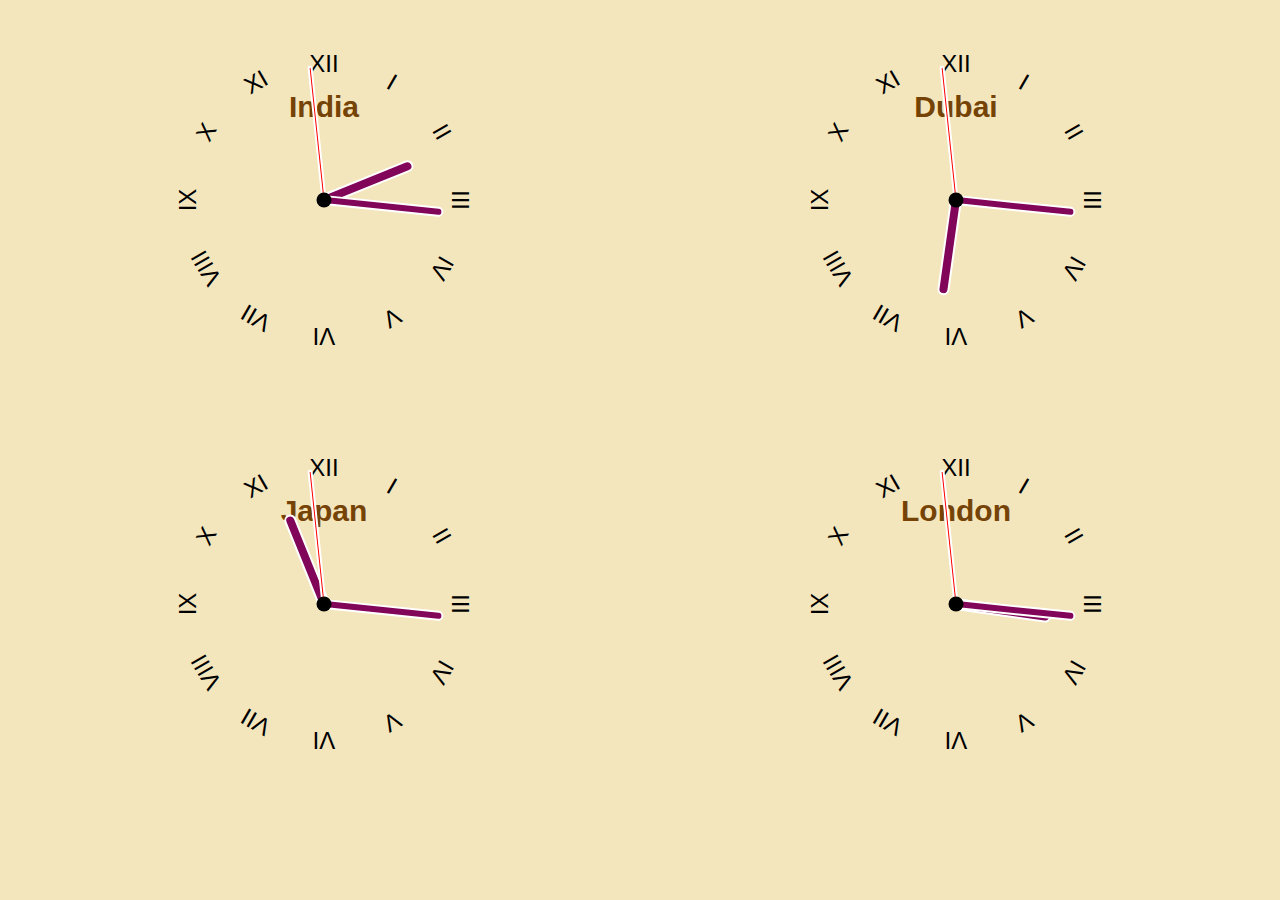
<file: index.html>
<!DOCTYPE html>
<html lang="en">
<head>
    <meta charset="UTF-8">
    <meta http-equiv="X-UA-Compatible" content="IE=edge">
    <meta name="viewport" content="width=device-width, initial-scale=1.0">
    <title>World Clock</title>
    <link rel="stylesheet" href="style.css">
</head>
<body>
    <div class="contain">
        <!-- <h4 class="india"></h4> -->
    <div class="clock clock0">
        <div class="country">
            <h4>India</h4>
        </div>
        <div class="hand hour" id="hourNew" data-hour-hand></div>
        <div class="hand minute" id="minuteNew" data-minute-hand></div>
        <div class="hand second" id="secondsNew" data-second-hand></div>
        <div class="number number1">I</div>
        <div class="number number2">II</div>
        <div class="number number3">III</div>
        <div class="number number4">IV</div>
        <div class="number number5">V</div>
        <div class="number number6">VI</div>
        <div class="number number7">VII</div>
        <div class="number number8">VIII</div>
        <div class="number number9">IX</div>
        <div class="number number10">X</div>
        <div class="number number11">XI</div>
        <div class="number number12">XII</div>
    </div>
    <!-- <h4 class="dubai">Dubai</h4> -->
    <div class="clock clock1">
        <div class="country">
            <h4>Dubai</h4>
        </div>
        <div class="hand hour" id="hourNew1" ></div>
        <div class="hand minute" id="minuteNew1" ></div>
        <div class="hand second" id="secondsNew1" ></div>
        <div class="number number1">I</div>
        <div class="number number2">II</div>
        <div class="number number3">III</div>
        <div class="number number4">IV</div>
        <div class="number number5">V</div>
        <div class="number number6">VI</div>
        <div class="number number7">VII</div>
        <div class="number number8">VIII</div>
        <div class="number number9">IX</div>
        <div class="number number10">X</div>
        <div class="number number11">XI</div>
        <div class="number number12">XII</div>
    </div>
    </div>
    <br>
    <br>
    <br>
    <div class="contain">
        <!-- <h4 class="japan">Japan</h4> -->
        <div class="clock clock2">
            <div class="country">
                <h4>Japan</h4>
            </div>
            <div class="hand hour" id="hourNew2" data-hour-hand></div>
            <div class="hand minute" id="minuteNew2" data-minute-hand></div>
            <div class="hand second" id="secondsNew2" data-second-hand></div>
            <div class="number number1">I</div>
            <div class="number number2">II</div>
            <div class="number number3">III</div>
            <div class="number number4">IV</div>
            <div class="number number5">V</div>
            <div class="number number6">VI</div>
            <div class="number number7">VII</div>
            <div class="number number8">VIII</div>
            <div class="number number9">IX</div>
            <div class="number number10">X</div>
            <div class="number number11">XI</div>
            <div class="number number12">XII</div>
        </div>
        <!-- <h4 class="swirtzealand">Swirtzealand</h4> -->
        <div class="clock clock3">
            <div class="country">
                <h4>London</h4>
            </div>
            <div class="hand hour" id="hourNew3" ></div>
            <div class="hand minute" id="minuteNew3" ></div>
            <div class="hand second" id="secondsNew3" ></div>
            <div class="number number1">I</div>
            <div class="number number2">II</div>
            <div class="number number3">III</div>
            <div class="number number4">IV</div>
            <div class="number number5">V</div>
            <div class="number number6">VI</div>
            <div class="number number7">VII</div>
            <div class="number number8">VIII</div>
            <div class="number number9">IX</div>
            <div class="number number10">X</div>
            <div class="number number11">XI</div>
            <div class="number number12">XII</div>
        </div>
        </div>
   <script src="script.js"></script>
</body>
</html>
</file>
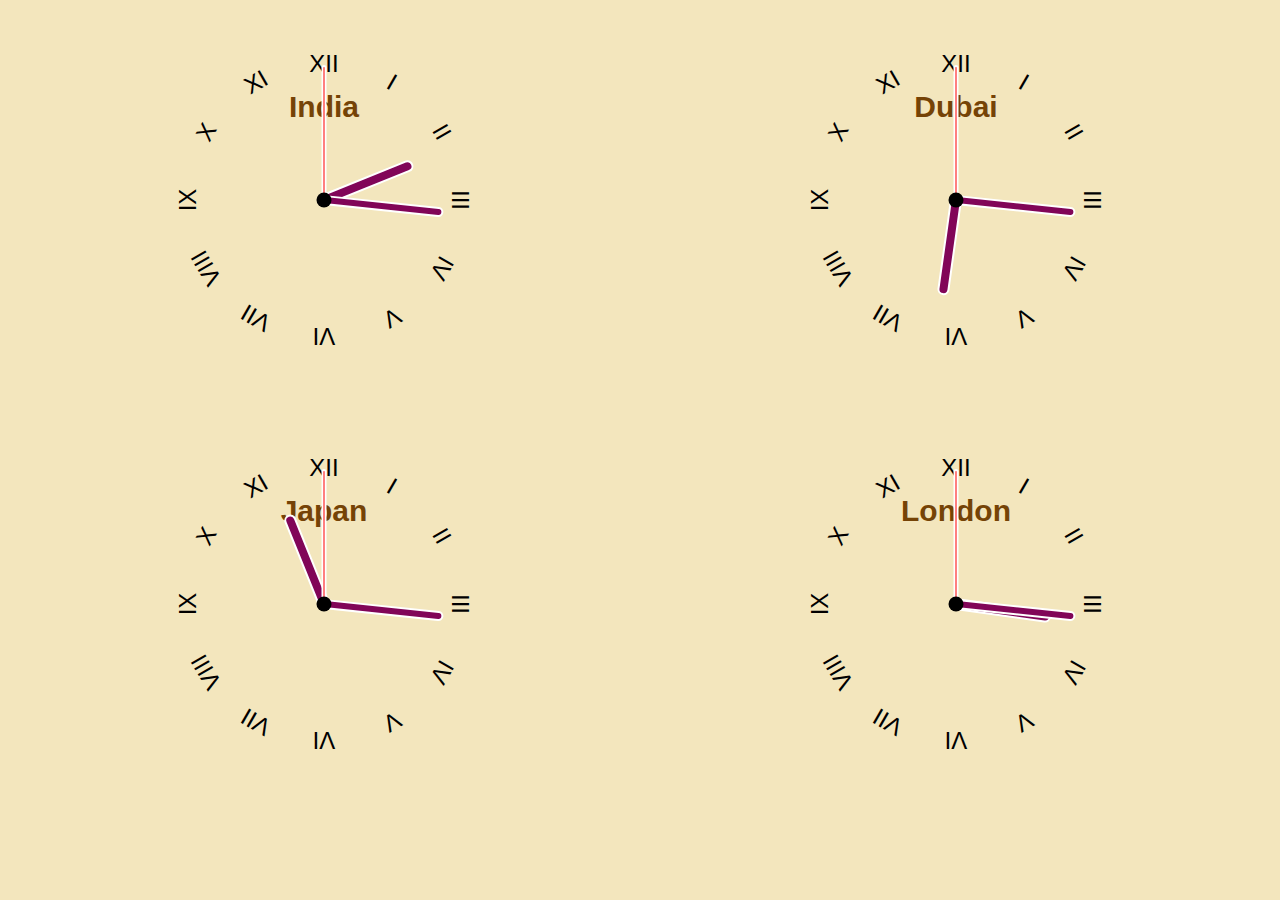
<file: clock.html>
<!DOCTYPE html>
<html lang="en">
<head>
    <meta charset="UTF-8">
    <meta http-equiv="X-UA-Compatible" content="IE=edge">
    <meta name="viewport" content="width=device-width, initial-scale=1.0">
    <title>World Clock</title>
    <link rel="stylesheet" href="style.css">
</head>
<body>
    <div class="contain">
        <!-- <h4 class="india"></h4> -->
    <div class="clock clock0">
        <div class="country">
            <h4>India</h4>
        </div>
        <div class="hand hour" id="hourNew" data-hour-hand></div>
        <div class="hand minute" id="minuteNew" data-minute-hand></div>
        <div class="hand second" id="secondsNew" data-second-hand></div>
        <div class="number number1">I</div>
        <div class="number number2">II</div>
        <div class="number number3">III</div>
        <div class="number number4">IV</div>
        <div class="number number5">V</div>
        <div class="number number6">VI</div>
        <div class="number number7">VII</div>
        <div class="number number8">VIII</div>
        <div class="number number9">IX</div>
        <div class="number number10">X</div>
        <div class="number number11">XI</div>
        <div class="number number12">XII</div>
    </div>
    <!-- <h4 class="dubai">Dubai</h4> -->
    <div class="clock clock1">
        <div class="country">
            <h4>Dubai</h4>
        </div>
        <div class="hand hour" id="hourNew1" ></div>
        <div class="hand minute" id="minuteNew1" ></div>
        <div class="hand second" id="secondsNew1" ></div>
        <div class="number number1">I</div>
        <div class="number number2">II</div>
        <div class="number number3">III</div>
        <div class="number number4">IV</div>
        <div class="number number5">V</div>
        <div class="number number6">VI</div>
        <div class="number number7">VII</div>
        <div class="number number8">VIII</div>
        <div class="number number9">IX</div>
        <div class="number number10">X</div>
        <div class="number number11">XI</div>
        <div class="number number12">XII</div>
    </div>
    </div>
    <br>
    <br>
    <br>
    <div class="contain">
        <!-- <h4 class="japan">Japan</h4> -->
        <div class="clock clock2">
            <div class="country">
                <h4>Japan</h4>
            </div>
            <div class="hand hour" id="hourNew2" data-hour-hand></div>
            <div class="hand minute" id="minuteNew2" data-minute-hand></div>
            <div class="hand second" id="secondsNew2" data-second-hand></div>
            <div class="number number1">I</div>
            <div class="number number2">II</div>
            <div class="number number3">III</div>
            <div class="number number4">IV</div>
            <div class="number number5">V</div>
            <div class="number number6">VI</div>
            <div class="number number7">VII</div>
            <div class="number number8">VIII</div>
            <div class="number number9">IX</div>
            <div class="number number10">X</div>
            <div class="number number11">XI</div>
            <div class="number number12">XII</div>
        </div>
        <!-- <h4 class="swirtzealand">Swirtzealand</h4> -->
        <div class="clock clock3">
            <div class="country">
                <h4>London</h4>
            </div>
            <div class="hand hour" id="hourNew3" ></div>
            <div class="hand minute" id="minuteNew3" ></div>
            <div class="hand second" id="secondsNew3" ></div>
            <div class="number number1">I</div>
            <div class="number number2">II</div>
            <div class="number number3">III</div>
            <div class="number number4">IV</div>
            <div class="number number5">V</div>
            <div class="number number6">VI</div>
            <div class="number number7">VII</div>
            <div class="number number8">VIII</div>
            <div class="number number9">IX</div>
            <div class="number number10">X</div>
            <div class="number number11">XI</div>
            <div class="number number12">XII</div>
        </div>
        </div>
   <script src="script.js"></script>
</body>
</html>
</file>
<file: style.css>
*,*::after,*::before{
    box-sizing: border-box;
    font-family: 'Franklin Gothic Medium', 'Arial Narrow', Arial, sans-serif;
}

body{
    
    background: #f3e6bd ;
}

.clock{
    width:300px;
    height: 300px;
    background-color: transparent;
    border-radius: 50%;
    border-radius: 2px solid black;
    position: relative;
}


.country{
    position:absolute;
    width:100%;
    height:100%;
    text-align: center;

}

/* .clock1{
    background-color: aliceblue;
}
.clock2{
    background-color: rgb(121, 138, 74);
}
.clock3{
    background-color: rgb(37, 168, 96);
} */



.clock .number{
    --rotation:0;
    position: absolute;
    width:100%;
    height:100%;
    text-align: center;
    transform: rotate(var(--rotation));
    font-size: 1.5rem;
}

.contain{
    display: flex;
    justify-content:space-around;
    align-items: center;
    margin-top: 50px;
}

.clock .number1{--rotation: 30deg;}
.clock .number2{--rotation: 60deg;}
.clock .number3{--rotation: 90deg;}
.clock .number4{--rotation: 120deg;}
.clock .number5{--rotation: 150deg;}
.clock .number6{--rotation: 180deg;}
.clock .number7{--rotation: 210deg;}
.clock .number8{--rotation: 240deg;}
.clock .number9{--rotation: 270deg;}
.clock .number10{--rotation: 300deg;}
.clock .number11{--rotation: 330deg;}


.clock::after{
    content:'';
    position: absolute;
    background-color: black;
    z-index: 11;
    width:15px;
    height: 15px; 
    top:50%;
    left:50%;
    transform: translate(-50%, -50%);
    border-radius: 50%;
}

.clock .hand{
    --rotation:0;
    position: absolute;
    bottom: 50%;
    left: 50%;
    background-color: rgb(155, 17, 17);
    transform: translateX(-50%) rotate(calc(var(--rotation) * 1deg));
    transform-origin: bottom;
    border: 2px solid white;
    border-top-left-radius: 10px;
    border-top-right-radius: 10px;
    z-index: 10;

}



.clock .hand.second{
    width:5px;
    height:45%;
    background-color: red;    
}

.clock .hand.minute{
    width:10px;
    height:40%;
    background-color: rgb(129, 5, 88);    
}

.clock .hand.hour{
    width:12px;
    height:32%;
    background-color:  rgb(129, 5, 88);    
}

.clock0{
    transition: all 1s ease-in-out;
}
.clock1{
    transition: all 1s ease-in-out;
}
.clock2{
    transition: all 1s ease-in-out;
}
.clock3{
    transition: all 1s ease-in-out;
}
.clock0:hover{
    transform: scale(1.2);
    background-color: #f1a17e;
    cursor: pointer;
}
.clock1:hover{
    transform: scale(1.2);
    background-color: #7c71db;
    cursor: pointer;
}
.clock2:hover{
    transform: scale(1.2);
    background-color: #8eee68;
    cursor: pointer;
}
.clock3:hover{
    transform: scale(1.2);
    background-color: #c4648c;
    cursor: pointer;
}
h4{
    font-size: 30px;
    font-family: 'Trebuchet MS', 'Lucida Sans Unicode', 'Lucida Grande', 'Lucida Sans', Arial, sans-serif;
    color:rgb(117, 67, 6)
}
</file>
